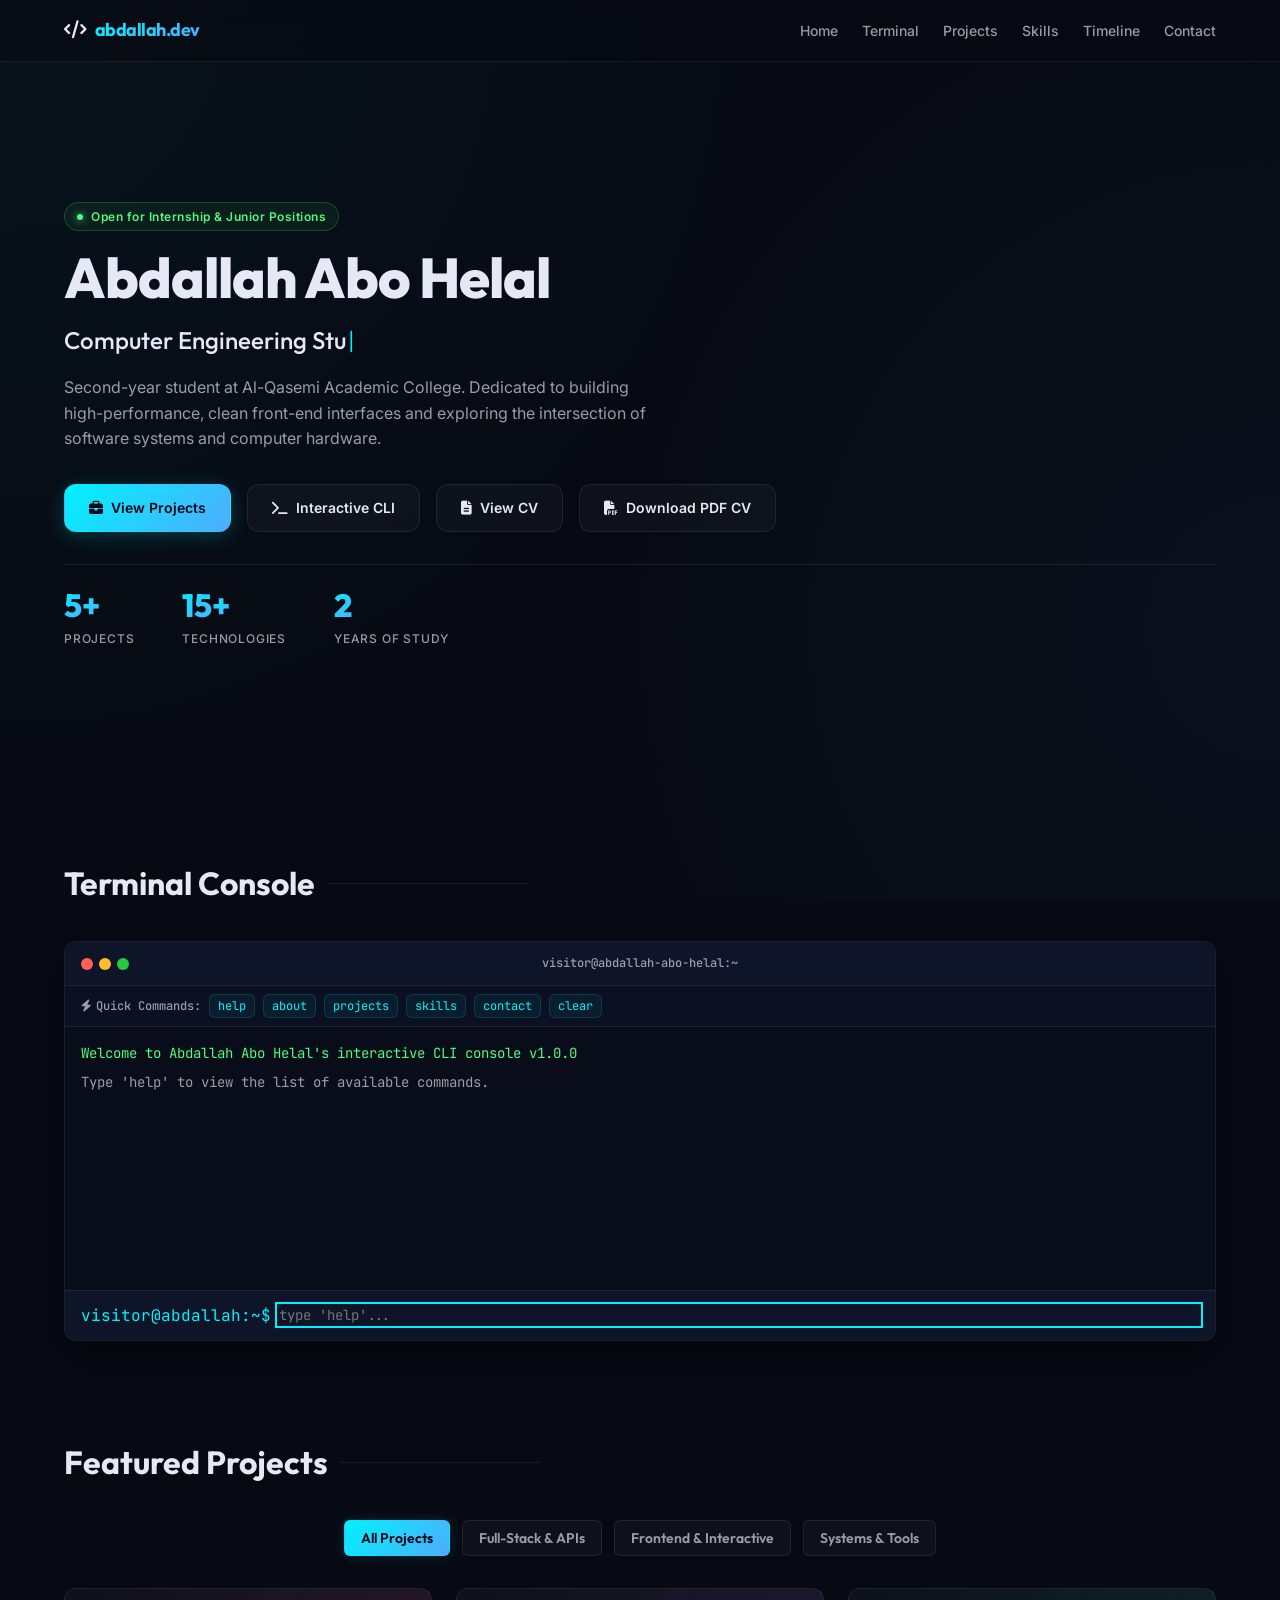
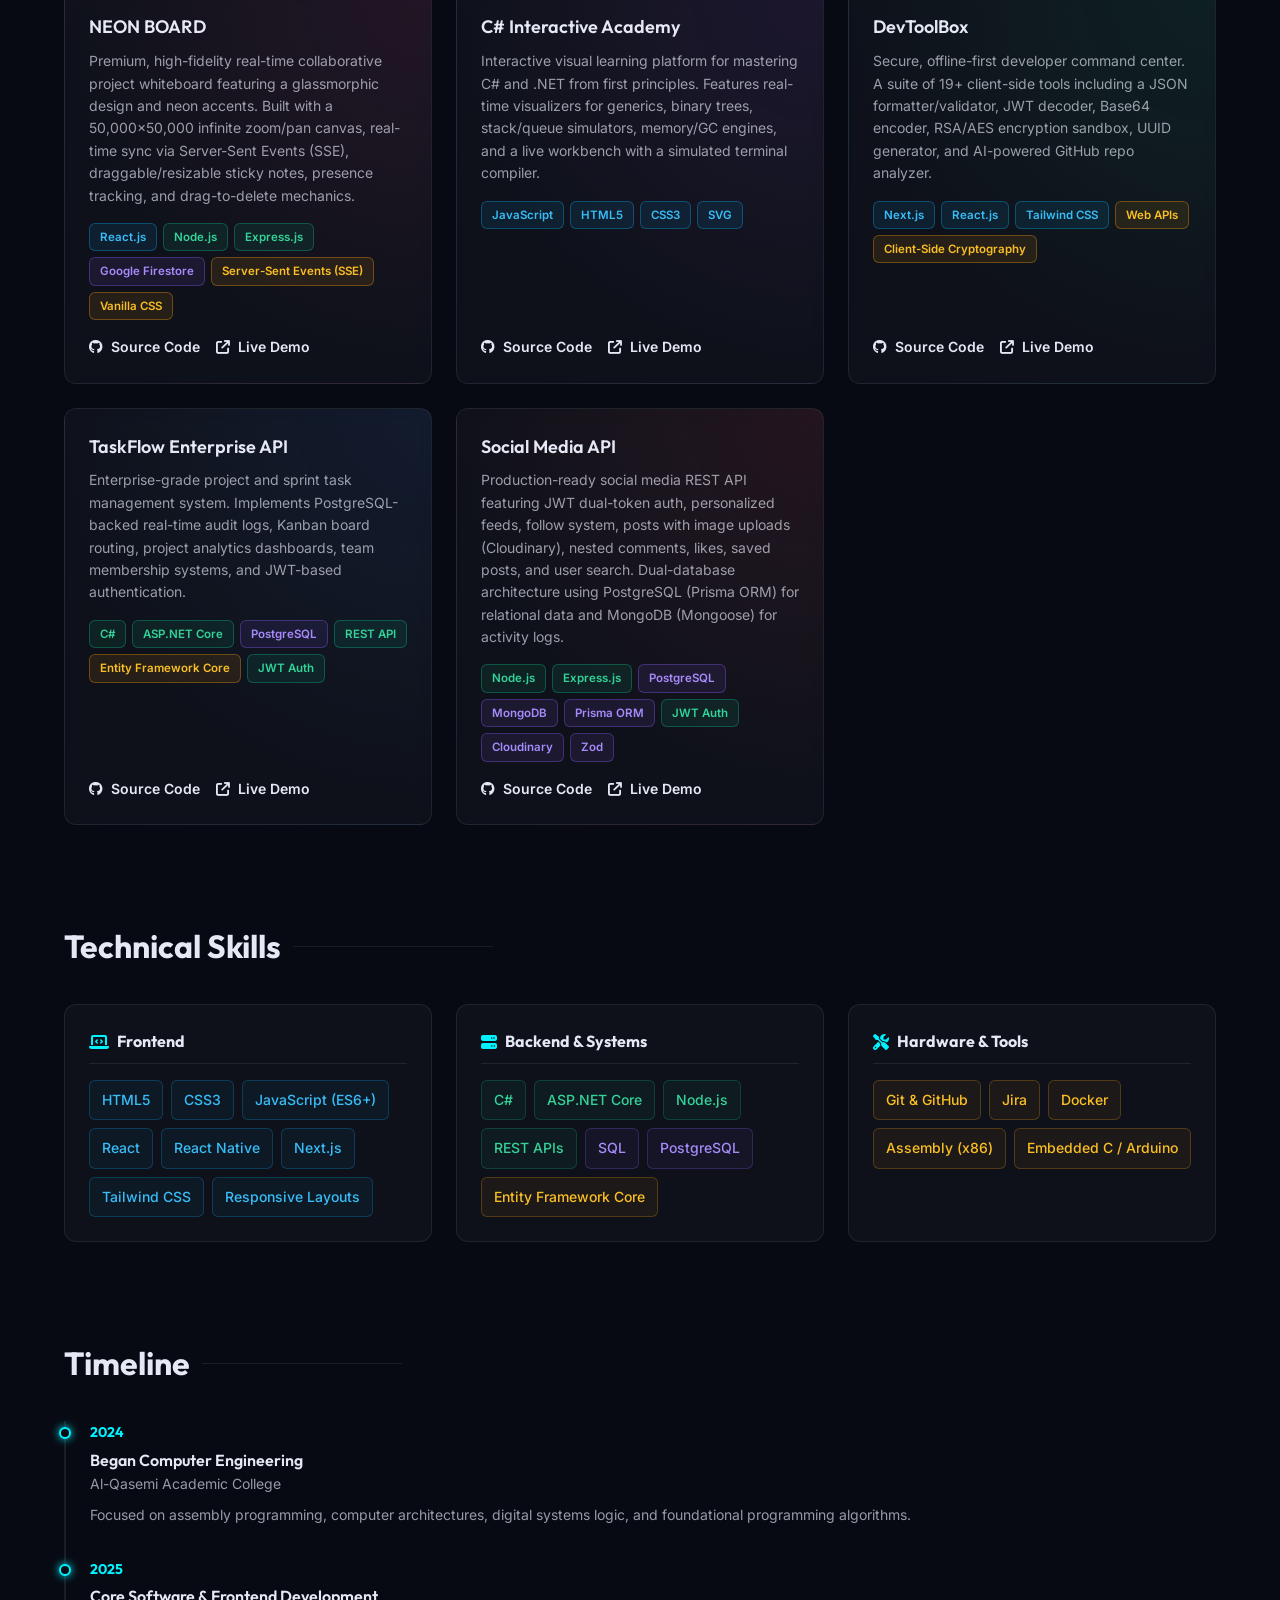
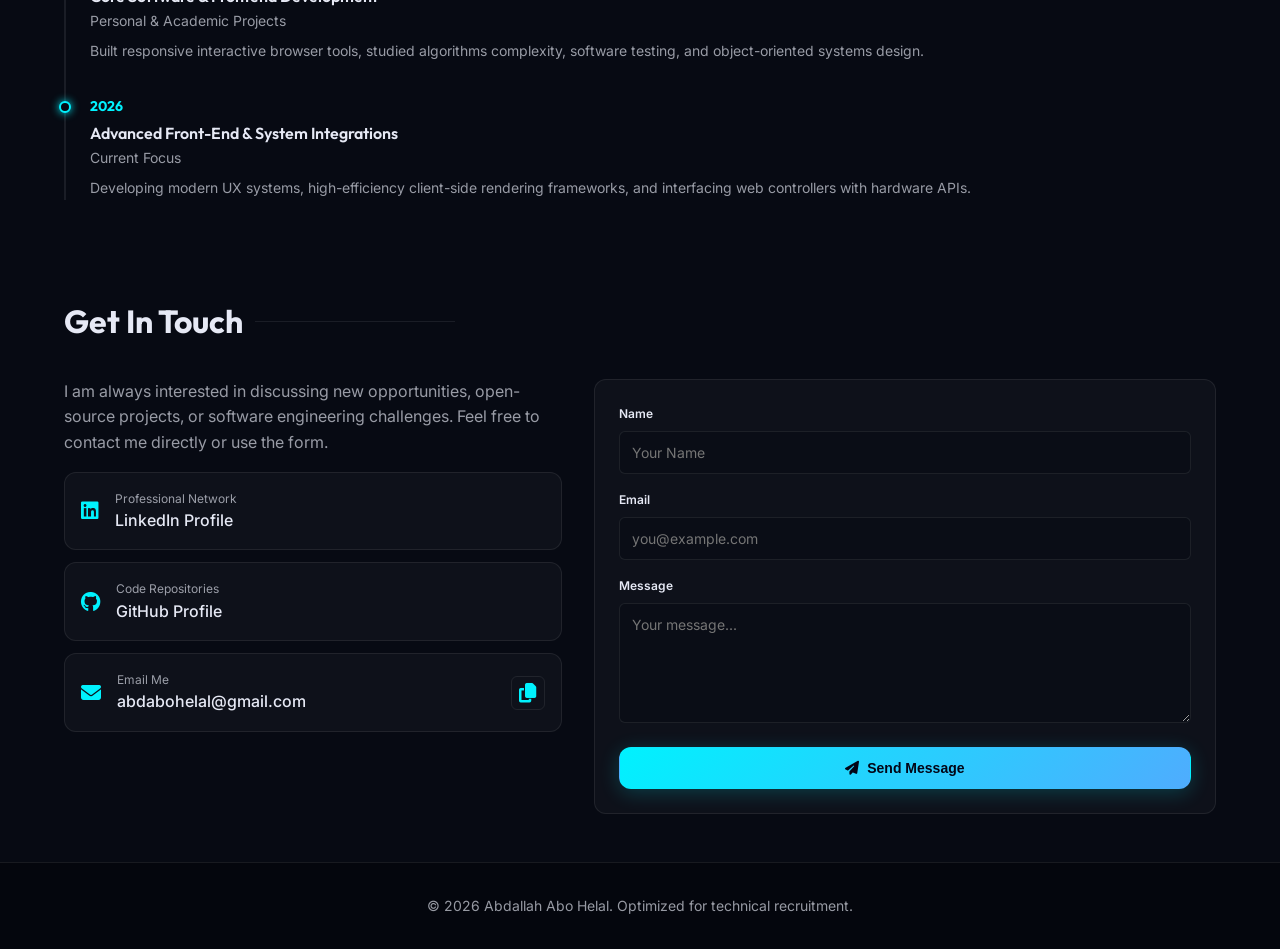
<file: index.html>
<!DOCTYPE html>
<html lang="en">
<head>
  <meta charset="UTF-8" />
  <meta name="viewport" content="width=device-width, initial-scale=1.0"/>
  <title>Abdallah Abo Helal | Portfolio</title>
  <link rel="icon" href="data:image/svg+xml,<svg xmlns=%22http://www.w3.org/2000/svg%22 viewBox=%220 0 100 100%22><text y=%22.9em%22 font-size=%2290%22>💻</text></svg>">
  
  <!-- SEO Meta Tags -->
  <meta name="description" content="Portfolio of Abdallah Abo Helal, a Computer Engineering Student and Front-End Developer. Explorable interactive terminal interface showcasing software engineering and system architecture skills." />
  <meta name="keywords" content="Abdallah Abo Helal, Computer Engineering, Front-End Developer, Portfolio, Software Engineer, CLI Portfolio, Al-Qasemi Academic College" />
  <meta name="author" content="Abdallah Abo Helal" />
  
  <!-- OpenGraph Meta Tags -->
  <meta property="og:title" content="Abdallah Abo Helal | Computer Engineering Student & Developer" />
  <meta property="og:description" content="Explore my portfolio featuring a lightweight interactive CLI terminal, engineering projects, and technical skills." />
  <meta property="og:type" content="website" />
  <meta property="og:url" content="https://github.com/AH-AbdAllah" />

  <!-- Google Fonts -->
  <link rel="preconnect" href="https://fonts.googleapis.com">
  <link rel="preconnect" href="https://fonts.gstatic.com" crossorigin>
  <link href="https://fonts.googleapis.com/css2?family=Inter:wght@300;400;500;600;700&family=JetBrains+Mono:wght@400;500&family=Outfit:wght@400;500;600;700;800&display=swap" rel="stylesheet">

  <!-- FontAwesome Icons -->
  <link rel="stylesheet" href="https://cdnjs.cloudflare.com/ajax/libs/font-awesome/6.4.0/css/all.min.css" integrity="sha512-iecdLmaskl7CVkqkXNQ/ZH/XLlvWZOJyj7Yy7tcenmpD1ypASozpmT/E0iPtmFIB46ZmdtAc9eNBvH0H/ZpiBw==" crossorigin="anonymous" referrerpolicy="no-referrer" />

  <!-- Link to External Stylesheet -->
  <link rel="stylesheet" href="style.css" />

  <!-- JSON-LD Person Schema -->
  <script type="application/ld+json">
  {
    "@context": "https://schema.org",
    "@type": "Person",
    "name": "Abdallah Abo Helal",
    "jobTitle": "Computer Engineering Student & Front-End Developer",
    "alumniOf": {
      "@type": "EducationalOrganization",
      "name": "Al-Qasemi Academic College"
    },
    "url": "https://www.linkedin.com/in/abd-allah-abo-helal-a6677434a/",
    "sameAs": [
      "https://www.linkedin.com/in/abd-allah-abo-helal-a6677434a/",
      "https://github.com/AH-AbdAllah"
    ]
  }
  </script>

  <!-- Link to External JavaScript logic -->
  <script src="script.js" defer></script>
</head>
<body>
  <!-- Scroll Progress Bar -->
  <div class="scroll-progress" id="scrollProgress"></div>

  <!-- Floating Sticky Navigation -->
  <header>
    <nav class="nav-container">
      <a href="#" class="logo">
        <i class="fa-solid fa-code"></i> <span>abdallah.dev</span>
      </a>
      <ul class="nav-links">
        <li><a href="#" class="active">Home</a></li>
        <li><a href="#terminal">Terminal</a></li>
        <li><a href="#projects">Projects</a></li>
        <li><a href="#skills">Skills</a></li>
        <li><a href="#timeline">Timeline</a></li>
        <li><a href="#contact">Contact</a></li>
      </ul>
      <button class="hamburger" id="hamburger" aria-label="Toggle navigation" aria-expanded="false">
        <span></span><span></span><span></span>
      </button>
    </nav>
  </header>

  <!-- Mobile Navigation Menu -->
  <nav class="mobile-nav" id="mobileNav" aria-label="Mobile navigation">
    <ul>
      <li><a href="#home" onclick="closeMobileMenu()">Home</a></li>
      <li><a href="#terminal" onclick="closeMobileMenu()">Terminal</a></li>
      <li><a href="#projects" onclick="closeMobileMenu()">Projects</a></li>
      <li><a href="#skills" onclick="closeMobileMenu()">Skills</a></li>
      <li><a href="#timeline" onclick="closeMobileMenu()">Timeline</a></li>
      <li><a href="#contact" onclick="closeMobileMenu()">Contact</a></li>
      <li><a href="cv.html" target="_blank" onclick="closeMobileMenu()" class="mobile-nav-cv">View CV ↗</a></li>
    </ul>
  </nav>

  <!-- Hero Section -->
  <section class="hero-section" id="home">
    <div class="status-badge">
      <span class="pulse"></span> Open for Internship & Junior Positions
    </div>
    <h1 class="hero-title">Abdallah Abo Helal</h1>
    <h2 class="hero-subtitle"><span id="typewriter"></span><span class="tw-cursor">|</span></h2>
    <p class="hero-description">
      Second-year student at Al-Qasemi Academic College. Dedicated to building high-performance, clean front-end interfaces and exploring the intersection of software systems and computer hardware.
    </p>
    <div class="hero-actions">
      <a href="#projects" class="btn btn-primary">
        <i class="fa-solid fa-briefcase"></i> View Projects
      </a>
      <a href="#terminal" class="btn btn-secondary" onclick="focusTerminal()">
        <i class="fa-solid fa-terminal"></i> Interactive CLI
      </a>
      <a href="cv.html" target="_blank" class="btn btn-secondary">
        <i class="fa-solid fa-file-lines"></i> View CV
      </a>
      <a href="cv.html?print=true" target="_blank" class="btn btn-secondary">
        <i class="fa-solid fa-file-pdf"></i> Download PDF CV
      </a>
    </div>
    <div class="hero-stats">
      <div class="stat-item">
        <div><span class="stat-num" data-target="5">0</span><span class="stat-sign">+</span></div>
        <span class="stat-label">Projects</span>
      </div>
      <div class="stat-item">
        <div><span class="stat-num" data-target="15">0</span><span class="stat-sign">+</span></div>
        <span class="stat-label">Technologies</span>
      </div>
      <div class="stat-item">
        <div><span class="stat-num" data-target="2">0</span></div>
        <span class="stat-label">Years of Study</span>
      </div>
    </div>
  </section>

  <!-- Interactive Terminal Section -->
  <section id="terminal">
    <div class="section-header">
      <h2 class="section-title">Terminal Console</h2>
    </div>
    
    <div class="terminal-container" onclick="focusTerminal()">
      <div class="terminal-header">
        <div class="terminal-dots">
          <div class="terminal-dot red"></div>
          <div class="terminal-dot yellow"></div>
          <div class="terminal-dot green"></div>
        </div>
        <div class="terminal-title">visitor@abdallah-abo-helal:~</div>
        <div style="width: 48px;"></div>
      </div>
      
      <div class="terminal-shortcuts">
        <span class="shortcut-label"><i class="fa-solid fa-bolt"></i> Quick Commands:</span>
        <button class="shortcut-btn" onclick="runShortcut('help', event)">help</button>
        <button class="shortcut-btn" onclick="runShortcut('about', event)">about</button>
        <button class="shortcut-btn" onclick="runShortcut('projects', event)">projects</button>
        <button class="shortcut-btn" onclick="runShortcut('skills', event)">skills</button>
        <button class="shortcut-btn" onclick="runShortcut('contact', event)">contact</button>
        <button class="shortcut-btn" onclick="runShortcut('clear', event)">clear</button>
      </div>
      
      <div class="terminal-output" id="terminalOutput">
        <!-- Lines will be dynamically generated here -->
      </div>
      
      <div class="terminal-input-container">
        <span class="prompt-user">visitor@abdallah:~$</span>
        <input 
          type="text" 
          class="terminal-input" 
          id="terminalInput" 
          autofocus 
          autocomplete="off" 
          spellcheck="false"
          placeholder="type 'help'..."
        />
      </div>
    </div>
  </section>

  <!-- Projects Grid Section -->
  <section id="projects">
    <div class="section-header">
      <h2 class="section-title">Featured Projects</h2>
    </div>
    <div class="projects-filter">
      <button class="filter-btn active" data-filter="all">All Projects</button>
      <button class="filter-btn" data-filter="fullstack">Full-Stack & APIs</button>
      <button class="filter-btn" data-filter="frontend">Frontend & Interactive</button>
      <button class="filter-btn" data-filter="systems">Systems & Tools</button>
    </div>
    <div class="projects-grid" id="projectsGrid">
      <!-- Dynamically generated projects cards -->
    </div>
  </section>

  <!-- Skills Grid Section -->
  <section id="skills">
    <div class="section-header">
      <h2 class="section-title">Technical Skills</h2>
    </div>
    <div class="skills-wrapper" id="skillsWrapper">
      <!-- Dynamically generated skills -->
    </div>
  </section>

  <!-- Education Timeline Section -->
  <section id="timeline">
    <div class="section-header">
      <h2 class="section-title">Timeline</h2>
    </div>
    <div class="timeline-container" id="timelineContainer">
      <!-- Dynamically generated timeline -->
    </div>
  </section>

  <!-- Contact Form Section -->
  <section id="contact">
    <div class="section-header">
      <h2 class="section-title">Get In Touch</h2>
    </div>
    
    <div class="contact-container">
      <div class="contact-info">
        <p>
          I am always interested in discussing new opportunities, open-source projects, or software engineering challenges. Feel free to contact me directly or use the form.
        </p>
        <div class="contact-methods">
          <a href="https://www.linkedin.com/in/abd-allah-abo-helal-a6677434a/" target="_blank" rel="noopener noreferrer" class="contact-method">
            <i class="fa-brands fa-linkedin"></i>
            <div>
              <span>Professional Network</span>
              <p>LinkedIn Profile</p>
            </div>
          </a>
          <a href="https://github.com/AH-AbdAllah" target="_blank" rel="noopener noreferrer" class="contact-method">
            <i class="fa-brands fa-github"></i>
            <div>
              <span>Code Repositories</span>
              <p>GitHub Profile</p>
            </div>
          </a>
          <a href="mailto:abdabohelal@gmail.com" class="contact-method">
            <i class="fa-solid fa-envelope"></i>
            <div>
              <span>Email Me</span>
              <p>abdabohelal@gmail.com</p>
            </div>
            <button class="copy-btn" id="copyEmailBtn" onclick="copyEmail(event)" title="Copy email address">
              <i class="fa-solid fa-copy"></i>
              <span class="copy-tooltip">Copied!</span>
            </button>
          </a>
        </div>
      </div>
      
      <div class="contact-form-card">
        <form id="contactForm" onsubmit="handleContactSubmit(event)">
          <div class="form-group">
            <label for="formName">Name</label>
            <input type="text" id="formName" name="name" class="form-control" placeholder="Your Name" />
            <div class="form-feedback" id="nameFeedback">Name is required.</div>
          </div>
          <div class="form-group">
            <label for="formEmail">Email</label>
            <input type="email" id="formEmail" name="email" class="form-control" placeholder="you@example.com" />
            <div class="form-feedback" id="emailFeedback">A valid email address is required.</div>
          </div>
          <div class="form-group">
            <label for="formMessage">Message</label>
            <textarea id="formMessage" name="message" class="form-control" placeholder="Your message..."></textarea>
            <div class="form-feedback" id="messageFeedback">Message cannot be empty.</div>
          </div>
          
          <button type="submit" class="btn btn-primary" style="width: 100%;">
            <i class="fa-solid fa-paper-plane"></i> Send Message
          </button>
        </form>
        <div class="form-success" id="formSuccess">
          <i class="fa-solid fa-circle-check"></i> &nbsp; Message received successfully! Thank you for reaching out.
        </div>
      </div>
    </div>
  </section>

  <!-- Footer -->
  <footer>
    <p>© 2026 Abdallah Abo Helal. Optimized for technical recruitment.</p>
  </footer>
  <!-- Back to Top Button -->
  <button class="back-to-top" id="backToTop" aria-label="Back to top">
    <i class="fa-solid fa-chevron-up"></i>
  </button>

</body>
</html>
</file>
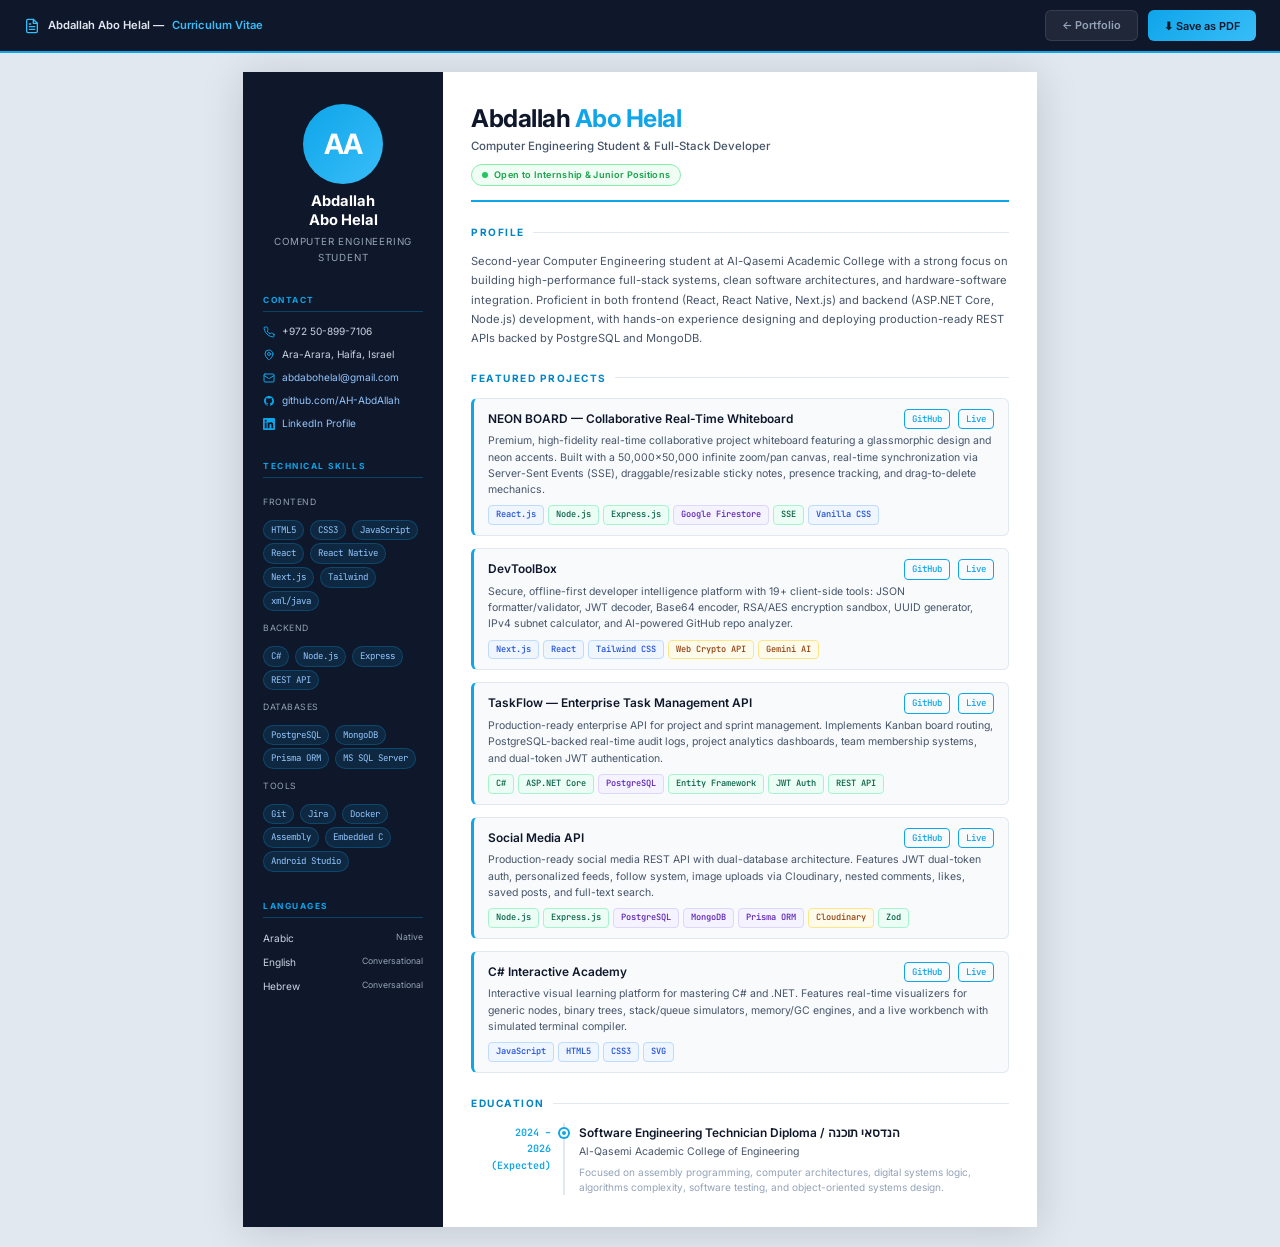
<file: cv.html>
<!DOCTYPE html>
<html lang="en">

<head>
  <meta charset="UTF-8" />
  <meta name="viewport" content="width=device-width, initial-scale=1.0" />
  <title>Abdallah Abo Helal — CV</title>
  <link rel="icon"
    href="data:image/svg+xml,<svg xmlns=%22http://www.w3.org/2000/svg%22 viewBox=%220 0 100 100%22><text y=%22.9em%22 font-size=%2290%22>💻</text></svg>">
  <link rel="preconnect" href="https://fonts.googleapis.com" />
  <link rel="preconnect" href="https://fonts.gstatic.com" crossorigin />
  <link
    href="https://fonts.googleapis.com/css2?family=Inter:wght@300;400;500;600;700&family=JetBrains+Mono:wght@400;500&display=swap"
    rel="stylesheet" />
  <style>
    /* ========== RESET & BASE ========== */
    *,
    *::before,
    *::after {
      box-sizing: border-box;
      margin: 0;
      padding: 0;
    }

    :root {
      --accent: #0ea5e9;
      --accent-dark: #0284c7;
      --text: #0f172a;
      --muted: #475569;
      --muted-light: #94a3b8;
      --border: #e2e8f0;
      --bg: #ffffff;
      --surface: #f8fafc;
      --tag-bg: #eff6ff;
      --tag-color: #1d4ed8;
      --tag-border: #bfdbfe;
    }

    html {
      font-size: 14px;
      background: #e2e8f0;
    }

    body {
      font-family: 'Inter', sans-serif;
      color: var(--text);
      line-height: 1.6;
      -webkit-font-smoothing: antialiased;
    }

    /* ========== PAGE CONTAINER ========== */
    .page {
      width: 210mm;
      min-height: 297mm;
      margin: 20px auto;
      background: var(--bg);
      box-shadow: 0 4px 40px rgba(0, 0, 0, 0.15);
      display: grid;
      grid-template-columns: 200px 1fr;
    }

    /* ========== SIDEBAR ========== */
    .sidebar {
      background: #0f172a;
      color: #e2e8f0;
      padding: 32px 20px;
      display: flex;
      flex-direction: column;
      gap: 28px;
    }

    .sidebar-avatar {
      width: 80px;
      height: 80px;
      border-radius: 50%;
      background: linear-gradient(135deg, var(--accent), #38bdf8);
      display: flex;
      align-items: center;
      justify-content: center;
      font-size: 2rem;
      font-weight: 700;
      color: #fff;
      margin: 0 auto 8px;
      letter-spacing: -1px;
      flex-shrink: 0;
    }

    .sidebar-name {
      text-align: center;
      font-size: 1.05rem;
      font-weight: 700;
      color: #fff;
      line-height: 1.3;
    }

    .sidebar-title {
      text-align: center;
      font-size: 0.7rem;
      color: #94a3b8;
      text-transform: uppercase;
      letter-spacing: 0.8px;
      margin-top: 4px;
    }

    .sidebar-section {
      display: flex;
      flex-direction: column;
      gap: 8px;
    }

    .sidebar-label {
      font-size: 0.6rem;
      text-transform: uppercase;
      letter-spacing: 1.5px;
      color: var(--accent);
      font-weight: 700;
      border-bottom: 1px solid rgba(14, 165, 233, 0.3);
      padding-bottom: 4px;
      margin-bottom: 4px;
    }

    .sidebar-item {
      font-size: 0.72rem;
      color: #cbd5e1;
      display: flex;
      align-items: flex-start;
      gap: 7px;
      line-height: 1.5;
    }

    .sidebar-item svg {
      flex-shrink: 0;
      margin-top: 2px;
      color: var(--accent);
    }

    .sidebar-item a {
      color: #93c5fd;
      text-decoration: none;
      word-break: break-all;
    }

    .sidebar-skills-list {
      display: flex;
      flex-direction: column;
      gap: 5px;
    }

    .skill-group-label {
      font-size: 0.62rem;
      color: #94a3b8;
      text-transform: uppercase;
      letter-spacing: 0.5px;
      margin-top: 6px;
      margin-bottom: 2px;
    }

    .skill-pill {
      display: inline-block;
      background: rgba(14, 165, 233, 0.12);
      border: 1px solid rgba(14, 165, 233, 0.25);
      color: #93c5fd;
      font-size: 0.65rem;
      padding: 2px 7px;
      border-radius: 999px;
      margin: 2px 2px 0 0;
      font-family: 'JetBrains Mono', monospace;
    }

    .lang-item {
      display: flex;
      justify-content: space-between;
      align-items: center;
      font-size: 0.72rem;
      color: #cbd5e1;
    }

    .lang-level {
      font-size: 0.62rem;
      color: #94a3b8;
    }

    /* ========== MAIN CONTENT ========== */
    .main {
      padding: 32px 28px;
      display: flex;
      flex-direction: column;
      gap: 22px;
    }

    /* ========== HEADER ========== */
    .main-header {
      border-bottom: 2px solid var(--accent);
      padding-bottom: 14px;
    }

    .main-header h1 {
      font-size: 1.75rem;
      font-weight: 700;
      letter-spacing: -0.5px;
      color: var(--text);
      line-height: 1.2;
    }

    .main-header h1 span {
      color: var(--accent);
    }

    .main-header .headline {
      font-size: 0.82rem;
      color: var(--muted);
      margin-top: 4px;
      font-weight: 500;
    }

    .status-badge {
      display: inline-flex;
      align-items: center;
      gap: 6px;
      background: #f0fdf4;
      border: 1px solid #86efac;
      color: #16a34a;
      padding: 3px 10px;
      border-radius: 999px;
      font-size: 0.65rem;
      font-weight: 600;
      letter-spacing: 0.3px;
      margin-top: 8px;
    }

    .status-dot {
      width: 6px;
      height: 6px;
      background: #22c55e;
      border-radius: 50%;
    }

    /* ========== SECTION ========== */
    .cv-section {
      display: flex;
      flex-direction: column;
      gap: 12px;
    }

    .cv-section-title {
      font-size: 0.72rem;
      font-weight: 700;
      text-transform: uppercase;
      letter-spacing: 1.5px;
      color: var(--accent-dark);
      display: flex;
      align-items: center;
      gap: 8px;
    }

    .cv-section-title::after {
      content: '';
      flex-grow: 1;
      height: 1px;
      background: var(--border);
    }

    /* ========== ABOUT ========== */
    .about-text {
      font-size: 0.8rem;
      color: var(--muted);
      line-height: 1.7;
    }

    /* ========== PROJECTS ========== */
    .projects-list {
      display: flex;
      flex-direction: column;
      gap: 12px;
    }

    .project-item {
      background: var(--surface);
      border: 1px solid var(--border);
      border-left: 3px solid var(--accent);
      border-radius: 6px;
      padding: 10px 14px;
    }

    .project-header {
      display: flex;
      justify-content: space-between;
      align-items: flex-start;
      gap: 8px;
      margin-bottom: 4px;
    }

    .project-name {
      font-size: 0.85rem;
      font-weight: 600;
      color: var(--text);
    }

    .project-links {
      display: flex;
      gap: 8px;
      flex-shrink: 0;
    }

    .project-link {
      font-size: 0.65rem;
      color: var(--accent);
      text-decoration: none;
      font-weight: 500;
      border: 1px solid var(--accent);
      padding: 2px 7px;
      border-radius: 4px;
      font-family: 'JetBrains Mono', monospace;
      white-space: nowrap;
    }

    .project-desc {
      font-size: 0.75rem;
      color: var(--muted);
      line-height: 1.55;
      margin-bottom: 7px;
    }

    .project-tags {
      display: flex;
      flex-wrap: wrap;
      gap: 4px;
    }

    .tag {
      background: var(--tag-bg);
      border: 1px solid var(--tag-border);
      color: var(--tag-color);
      font-size: 0.62rem;
      font-weight: 500;
      padding: 2px 7px;
      border-radius: 4px;
      font-family: 'JetBrains Mono', monospace;
    }

    .tag.tag-frontend {
      background: #eff6ff;
      border-color: #bfdbfe;
      color: #1d4ed8;
    }

    .tag.tag-backend {
      background: #ecfdf5;
      border-color: #a7f3d0;
      color: #065f46;
    }

    .tag.tag-db {
      background: #f5f3ff;
      border-color: #ddd6fe;
      color: #5b21b6;
    }

    .tag.tag-tool {
      background: #fffbeb;
      border-color: #fde68a;
      color: #92400e;
    }

    /* ========== EDUCATION ========== */
    .edu-item {
      display: grid;
      grid-template-columns: 80px 1fr;
      gap: 12px;
      align-items: start;
    }

    .edu-year {
      font-family: 'JetBrains Mono', monospace;
      font-size: 0.72rem;
      color: var(--accent);
      font-weight: 600;
      padding-top: 2px;
      text-align: right;
    }

    .edu-content {
      border-left: 2px solid var(--border);
      padding-left: 14px;
      position: relative;
    }

    .edu-content::before {
      content: '';
      position: absolute;
      left: -5px;
      top: 6px;
      width: 8px;
      height: 8px;
      border-radius: 50%;
      background: var(--accent);
      border: 2px solid #fff;
      box-shadow: 0 0 0 2px var(--accent);
    }

    .edu-degree {
      font-size: 0.85rem;
      font-weight: 600;
      color: var(--text);
    }

    .edu-school {
      font-size: 0.75rem;
      color: var(--muted);
      margin-top: 2px;
    }

    .edu-desc {
      font-size: 0.72rem;
      color: var(--muted-light);
      margin-top: 4px;
      line-height: 1.5;
    }

    /* ========== PRINT TOOLBAR ========== */
    .print-toolbar {
      position: fixed;
      top: 0;
      left: 0;
      right: 0;
      z-index: 1000;
      background: #0f172a;
      border-bottom: 2px solid #0ea5e9;
      padding: 10px 24px;
      display: flex;
      align-items: center;
      justify-content: space-between;
      gap: 12px;
      font-family: 'Inter', sans-serif;
    }

    .print-toolbar-brand {
      font-size: 0.8rem;
      font-weight: 600;
      color: #e2e8f0;
      display: flex;
      align-items: center;
      gap: 8px;
    }

    .print-toolbar-brand span {
      color: #38bdf8;
    }

    .print-toolbar-actions {
      display: flex;
      gap: 10px;
    }

    .toolbar-btn {
      display: inline-flex;
      align-items: center;
      gap: 6px;
      padding: 6px 16px;
      border-radius: 6px;
      font-size: 0.78rem;
      font-weight: 600;
      cursor: pointer;
      text-decoration: none;
      border: none;
      transition: all 0.15s ease;
      font-family: 'Inter', sans-serif;
    }

    .toolbar-btn-primary {
      background: linear-gradient(135deg, #0ea5e9, #38bdf8);
      color: #0f172a;
    }

    .toolbar-btn-primary:hover {
      transform: translateY(-1px);
      box-shadow: 0 4px 12px rgba(14, 165, 233, 0.4);
    }

    .toolbar-btn-ghost {
      background: rgba(255, 255, 255, 0.07);
      color: #94a3b8;
      border: 1px solid rgba(255, 255, 255, 0.1);
    }

    .toolbar-btn-ghost:hover {
      background: rgba(255, 255, 255, 0.12);
      color: #e2e8f0;
    }

    /* Push page down to avoid toolbar overlap */
    body {
      padding-top: 52px;
    }

    /* ========== PRINT ========== */
    @media print {
      html {
        background: none;
        font-size: 12px;
      }

      .page {
        margin: 0;
        box-shadow: none;
        width: 100%;
        min-height: auto;
      }

      .print-toolbar {
        display: none;
      }

      body {
        padding-top: 0;
      }

      .project-link {
        color: #0284c7 !important;
      }

      @page {
        margin: 0;
        size: A4;
      }
    }
  </style>
</head>

<body>
  <!-- ======== PRINT TOOLBAR (hidden on print) ======== -->
  <div class="print-toolbar">
    <div class="print-toolbar-brand">
      <svg width="16" height="16" viewBox="0 0 24 24" fill="none" stroke="#38bdf8" stroke-width="2"
        stroke-linecap="round" stroke-linejoin="round">
        <path d="M14 2H6a2 2 0 0 0-2 2v16a2 2 0 0 0 2 2h12a2 2 0 0 0 2-2V8z" />
        <polyline points="14 2 14 8 20 8" />
        <line x1="16" y1="13" x2="8" y2="13" />
        <line x1="16" y1="17" x2="8" y2="17" />
        <polyline points="10 9 9 9 8 9" />
      </svg>
      Abdallah Abo Helal — <span>Curriculum Vitae</span>
    </div>
    <div class="print-toolbar-actions">
      <a class="toolbar-btn toolbar-btn-ghost" href="index.html">
        ← Portfolio
      </a>
      <button class="toolbar-btn toolbar-btn-primary" onclick="window.print()">
        ⬇ Save as PDF
      </button>
    </div>
  </div>

  <div class="page">

    <!-- ======== SIDEBAR ======== -->
    <aside class="sidebar">

      <div>
        <div class="sidebar-avatar">AA</div>
        <div class="sidebar-name">Abdallah<br>Abo Helal</div>
        <div class="sidebar-title">Computer Engineering Student</div>
      </div>

      <!-- Contact -->
      <div class="sidebar-section">
        <div class="sidebar-label">Contact</div>

        <div class="sidebar-item">
          <svg width="12" height="12" viewBox="0 0 24 24" fill="none" stroke="currentColor" stroke-width="2"
            stroke-linecap="round" stroke-linejoin="round">
            <path
              d="M22 16.92v3a2 2 0 0 1-2.18 2 19.79 19.79 0 0 1-8.63-3.07 19.5 19.5 0 0 1-6-6 19.79 19.79 0 0 1-3.07-8.67A2 2 0 0 1 4.11 2h3a2 2 0 0 1 2 1.72 12.84 12.84 0 0 0 .7 2.81 2 2 0 0 1-.45 2.11L8.09 9.91a16 16 0 0 0 6 6l1.27-1.27a2 2 0 0 1 2.11-.45 12.84 12.84 0 0 0 2.81.7A2 2 0 0 1 22 16.92z" />
          </svg>
          <span>+972 50-899-7106</span>
        </div>

        <div class="sidebar-item">
          <svg width="12" height="12" viewBox="0 0 24 24" fill="none" stroke="currentColor" stroke-width="2"
            stroke-linecap="round" stroke-linejoin="round">
            <path d="M20 10c0 6-8 12-8 12s-8-6-8-12a8 8 0 0 1 16 0Z" />
            <circle cx="12" cy="10" r="3" />
          </svg>
          <span>Ara-Arara, Haifa, Israel</span>
        </div>

        <div class="sidebar-item">
          <svg width="12" height="12" viewBox="0 0 24 24" fill="none" stroke="currentColor" stroke-width="2"
            stroke-linecap="round" stroke-linejoin="round">
            <rect width="20" height="16" x="2" y="4" rx="2" />
            <path d="m22 7-8.97 5.7a1.94 1.94 0 0 1-2.06 0L2 7" />
          </svg>
          <a href="mailto:abdabohelal@gmail.com">abdabohelal@gmail.com</a>
        </div>

        <div class="sidebar-item">
          <svg width="12" height="12" viewBox="0 0 24 24" fill="currentColor">
            <path
              d="M12 2C6.477 2 2 6.484 2 12.017c0 4.425 2.865 8.18 6.839 9.504.5.092.682-.217.682-.483 0-.237-.008-.868-.013-1.703-2.782.605-3.369-1.343-3.369-1.343-.454-1.158-1.11-1.466-1.11-1.466-.908-.62.069-.608.069-.608 1.003.07 1.531 1.032 1.531 1.032.892 1.53 2.341 1.088 2.91.832.092-.647.35-1.088.636-1.338-2.22-.253-4.555-1.113-4.555-4.951 0-1.093.39-1.988 1.029-2.688-.103-.253-.446-1.272.098-2.65 0 0 .84-.27 2.75 1.026A9.564 9.564 0 0 1 12 6.844a9.59 9.59 0 0 1 2.504.337c1.909-1.296 2.747-1.027 2.747-1.027.546 1.379.202 2.398.1 2.651.64.7 1.028 1.595 1.028 2.688 0 3.848-2.339 4.695-4.566 4.943.359.309.678.92.678 1.855 0 1.338-.012 2.419-.012 2.747 0 .268.18.58.688.482A10.02 10.02 0 0 0 22 12.017C22 6.484 17.522 2 12 2Z" />
          </svg>
          <a href="https://github.com/AH-AbdAllah" target="_blank">github.com/AH-AbdAllah</a>
        </div>

        <div class="sidebar-item">
          <svg width="12" height="12" viewBox="0 0 24 24" fill="currentColor">
            <path
              d="M20.447 20.452h-3.554v-5.569c0-1.328-.027-3.037-1.852-3.037-1.853 0-2.136 1.445-2.136 2.939v5.667H9.351V9h3.414v1.561h.046c.477-.9 1.637-1.85 3.37-1.85 3.601 0 4.267 2.37 4.267 5.455v6.286zM5.337 7.433a2.062 2.062 0 0 1-2.063-2.065 2.064 2.064 0 1 1 2.063 2.065zm1.782 13.019H3.555V9h3.564v11.452zM22.225 0H1.771C.792 0 0 .774 0 1.729v20.542C0 23.227.792 24 1.771 24h20.451C23.2 24 24 23.227 24 22.271V1.729C24 .774 23.2 0 22.222 0h.003z" />
          </svg>
          <a href="https://www.linkedin.com/in/abd-allah-abo-helal-a6677434a/" target="_blank">LinkedIn Profile</a>
        </div>
      </div>

      <!-- Skills -->
      <div class="sidebar-section">
        <div class="sidebar-label">Technical Skills</div>
        <div class="sidebar-skills-list">
          <div class="skill-group-label">Frontend</div>
          <div>
            <span class="skill-pill">HTML5</span>
            <span class="skill-pill">CSS3</span>
            <span class="skill-pill">JavaScript</span>
            <span class="skill-pill">React</span>
            <span class="skill-pill">React Native</span>
            <span class="skill-pill">Next.js</span>
            <span class="skill-pill">Tailwind</span>
            <span class="skill-pill">xml/java</span>
          </div>
          <div class="skill-group-label">Backend</div>
          <div>
            <span class="skill-pill">C#</span>
            <span class="skill-pill">Node.js</span>
            <span class="skill-pill">Express</span>
            <span class="skill-pill">REST API</span>
          </div>
          <div class="skill-group-label">Databases</div>
          <div>
            <span class="skill-pill">PostgreSQL</span>
            <span class="skill-pill">MongoDB</span>
            <span class="skill-pill">Prisma ORM</span>
            <span class="skill-pill">MS SQL Server</span>
          </div>
          <div class="skill-group-label">Tools</div>
          <div>
            <span class="skill-pill">Git</span>
            <span class="skill-pill">Jira</span>
            <span class="skill-pill">Docker</span>
            <span class="skill-pill">Assembly</span>
            <span class="skill-pill">Embedded C</span>
            <span class="skill-pill">Android Studio</span>

          </div>
        </div>
      </div>

      <!-- Languages -->
      <div class="sidebar-section">
        <div class="sidebar-label">Languages</div>
        <div class="lang-item">
          <span>Arabic</span><span class="lang-level">Native</span>
        </div>
        <div class="lang-item">
          <span>English</span><span class="lang-level">Conversational</span>
        </div>
        <div class="lang-item">
          <span>Hebrew</span><span class="lang-level">Conversational</span>
        </div>
      </div>

    </aside>

    <!-- ======== MAIN ======== -->
    <main class="main">

      <!-- Header -->
      <div class="main-header">
        <h1>Abdallah <span>Abo Helal</span></h1>
        <div class="headline">Computer Engineering Student &amp; Full-Stack Developer</div>
        <div class="status-badge">
          <span class="status-dot"></span>
          Open to Internship &amp; Junior Positions
        </div>
      </div>

      <!-- About -->
      <div class="cv-section">
        <div class="cv-section-title">Profile</div>
        <p class="about-text">
          Second-year Computer Engineering student at Al-Qasemi Academic College with a strong focus on building
          high-performance full-stack systems, clean software architectures, and hardware-software integration.
          Proficient in both frontend (React, React Native, Next.js) and backend (ASP.NET Core, Node.js) development,
          with hands-on experience designing and deploying production-ready REST APIs backed by PostgreSQL and MongoDB.
        </p>
      </div>

      <!-- Projects -->
      <div class="cv-section">
        <div class="cv-section-title">Featured Projects</div>
        <div class="projects-list">

          <div class="project-item">
            <div class="project-header">
              <div class="project-name">NEON BOARD — Collaborative Real-Time Whiteboard</div>
              <div class="project-links">
                <a class="project-link" href="https://github.com/AH-AbdAllah/NEON-BOARD" target="_blank">GitHub</a>
                <a class="project-link" href="https://neon-board.onrender.com/" target="_blank">Live</a>
              </div>
            </div>
            <p class="project-desc">Premium, high-fidelity real-time collaborative project whiteboard featuring a
              glassmorphic design and neon accents. Built with a 50,000x50,000 infinite zoom/pan canvas, real-time
              synchronization via Server-Sent Events (SSE), draggable/resizable sticky notes, presence tracking, and
              drag-to-delete mechanics.</p>
            <div class="project-tags">
              <span class="tag tag-frontend">React.js</span><span class="tag tag-backend">Node.js</span><span
                class="tag tag-backend">Express.js</span><span class="tag tag-db">Google Firestore</span><span
                class="tag tag-backend">SSE</span><span class="tag tag-frontend">Vanilla CSS</span>
            </div>
          </div>

          <div class="project-item">
            <div class="project-header">
              <div class="project-name">DevToolBox</div>
              <div class="project-links">
                <a class="project-link" href="https://github.com/AH-AbdAllah/DevToolBox" target="_blank">GitHub</a>
                <a class="project-link" href="https://dev-tool-box-chi.vercel.app" target="_blank">Live</a>
              </div>
            </div>
            <p class="project-desc">Secure, offline-first developer intelligence platform with 19+ client-side tools:
              JSON formatter/validator, JWT decoder, Base64 encoder, RSA/AES encryption sandbox, UUID generator, IPv4
              subnet calculator, and AI-powered GitHub repo analyzer.</p>
            <div class="project-tags">
              <span class="tag tag-frontend">Next.js</span><span class="tag tag-frontend">React</span><span
                class="tag tag-frontend">Tailwind CSS</span><span class="tag tag-tool">Web Crypto API</span><span
                class="tag tag-tool">Gemini AI</span>
            </div>
          </div>

          <div class="project-item">
            <div class="project-header">
              <div class="project-name">TaskFlow — Enterprise Task Management API</div>
              <div class="project-links">
                <a class="project-link" href="https://github.com/AH-AbdAllah/Task-Management-Enterprise-API"
                  target="_blank">GitHub</a>
                <a class="project-link" href="https://task-management-api-xxiu.onrender.com" target="_blank">Live</a>
              </div>
            </div>
            <p class="project-desc">Production-ready enterprise API for project and sprint management. Implements Kanban
              board routing, PostgreSQL-backed real-time audit logs, project analytics dashboards, team membership
              systems, and dual-token JWT authentication.</p>
            <div class="project-tags">
              <span class="tag tag-backend">C#</span><span class="tag tag-backend">ASP.NET Core</span><span
                class="tag tag-db">PostgreSQL</span><span class="tag tag-backend">Entity Framework</span><span
                class="tag tag-backend">JWT Auth</span><span class="tag tag-backend">REST API</span>
            </div>
          </div>

          <div class="project-item">
            <div class="project-header">
              <div class="project-name">Social Media API</div>
              <div class="project-links">
                <a class="project-link" href="https://github.com/AH-AbdAllah/Social-Media-API"
                  target="_blank">GitHub</a>
                <a class="project-link" href="https://social-media-api-t4ky.onrender.com" target="_blank">Live</a>
              </div>
            </div>
            <p class="project-desc">Production-ready social media REST API with dual-database architecture. Features JWT
              dual-token auth, personalized feeds, follow system, image uploads via Cloudinary, nested comments, likes,
              saved posts, and full-text search.</p>
            <div class="project-tags">
              <span class="tag tag-backend">Node.js</span><span class="tag tag-backend">Express.js</span><span
                class="tag tag-db">PostgreSQL</span><span class="tag tag-db">MongoDB</span><span
                class="tag tag-db">Prisma ORM</span><span class="tag tag-tool">Cloudinary</span><span
                class="tag tag-backend">Zod</span>
            </div>
          </div>

          <div class="project-item">
            <div class="project-header">
              <div class="project-name">C# Interactive Academy</div>
              <div class="project-links">
                <a class="project-link" href="https://github.com/AH-AbdAllah/C-" target="_blank">GitHub</a>
                <a class="project-link" href="https://csharp-five.vercel.app/" target="_blank">Live</a>
              </div>
            </div>
            <p class="project-desc">Interactive visual learning platform for mastering C# and .NET. Features real-time
              visualizers for generic nodes, binary trees, stack/queue simulators, memory/GC engines, and a live
              workbench with simulated terminal compiler.</p>
            <div class="project-tags">
              <span class="tag tag-frontend">JavaScript</span><span class="tag tag-frontend">HTML5</span><span
                class="tag tag-frontend">CSS3</span><span class="tag tag-frontend">SVG</span>
            </div>
          </div>

        </div>
      </div>
      <!-- Education -->
      <div class="cv-section">
        <div class="cv-section-title">Education</div>

        <div class="edu-item">
          <div class="edu-year">2024 –<br>2026<br>(Expected)</div>
          <div class="edu-content">
            <div class="edu-degree">Software Engineering Technician Diploma / הנדסאי תוכנה</div>
            <div class="edu-school">Al-Qasemi Academic College of Engineering</div>
            <div class="edu-desc">Focused on assembly programming, computer architectures, digital systems logic,
              algorithms complexity, software testing, and object-oriented systems design.</div>
          </div>
        </div>

      </div>

    </main>
  </div>
  <script>
    window.addEventListener('DOMContentLoaded', () => {
      const urlParams = new URLSearchParams(window.location.search);
      if (urlParams.get('print') === 'true') {
        setTimeout(() => {
          window.print();
        }, 800);
      }
    });
  </script>
</body>

</html>
</file>
<file: style.css>
/* Design System Tokens */
:root {
  --bg: #070a13;
  --surface: rgba(255, 255, 255, 0.03);
  --surface-hover: rgba(255, 255, 255, 0.06);
  --border: rgba(255, 255, 255, 0.08);
  --border-focus: rgba(0, 242, 254, 0.5);

  --primary: #00f2fe;
  --secondary: #4facfe;
  --primary-glow: rgba(0, 242, 254, 0.15);

  --text: #e6e9f5;
  --muted: rgba(230, 233, 245, 0.65);
  --error: #ff5555;
  --success: #50fa7b;

  --radius: 12px;
  --radius-sm: 6px;

  --space-1: 4px;
  --space-2: 8px;
  --space-3: 12px;
  --space-4: 16px;
  --space-5: 24px;
  --space-6: 32px;
  --space-8: 48px;

  --font-headings: 'Outfit', sans-serif;
  --font-body: 'Inter', sans-serif;
  --font-terminal: 'JetBrains Mono', monospace;

  --transition-fast: 0.15s ease;
  --transition-normal: 0.25s ease;

  /* Typography Scale */
  --font-size-xs: 0.75rem;
  --font-size-sm: 0.875rem;
  --font-size-md: 1rem;
  --font-size-lg: 1.125rem;
  --font-size-xl: 1.5rem;
  --font-size-2xl: 2rem;
  --font-size-3xl: 3.5rem;
}

/* Base Styles */
* {
  margin: 0;
  padding: 0;
  box-sizing: border-box;
  outline: none;
}

html {
  scroll-behavior: smooth;
  font-size: 16px;
  background-color: var(--bg);
}

body {
  background-color: var(--bg);
  background-image: 
    radial-gradient(circle at 0% 0%, rgba(0, 242, 254, 0.04) 0%, transparent 50%),
    radial-gradient(circle at 100% 70%, rgba(79, 172, 254, 0.04) 0%, transparent 50%);
  background-attachment: fixed;
  color: var(--text);
  font-family: var(--font-body);
  line-height: 1.6;
  overflow-x: hidden;
  -webkit-font-smoothing: antialiased;
}

/* Scroll Progress Bar */
.scroll-progress {
  position: fixed;
  top: 0;
  left: 0;
  width: 0%;
  height: 3px;
  background: linear-gradient(90deg, var(--primary), var(--secondary));
  z-index: 1001;
  transition: width 0.05s ease;
}

/* Floating Navigation */
header {
  position: fixed;
  top: 0;
  left: 0;
  width: 100%;
  z-index: 100;
  background: rgba(7, 10, 19, 0.75);
  backdrop-filter: blur(12px);
  border-bottom: 1px solid var(--border);
}

.nav-container {
  max-width: 1200px;
  margin: 0 auto;
  padding: var(--space-4) var(--space-5);
  display: flex;
  justify-content: space-between;
  align-items: center;
}

.logo {
  font-family: var(--font-headings);
  font-size: var(--font-size-lg);
  font-weight: 700;
  color: var(--text);
  text-decoration: none;
  letter-spacing: -0.5px;
  display: flex;
  align-items: center;
  gap: var(--space-2);
}

.logo span {
  background: linear-gradient(135deg, var(--primary), var(--secondary));
  -webkit-background-clip: text;
  -webkit-text-fill-color: transparent;
}

.nav-links {
  display: flex;
  list-style: none;
  gap: var(--space-5);
}

.nav-links a {
  color: var(--muted);
  text-decoration: none;
  font-size: var(--font-size-sm);
  font-weight: 500;
  transition: var(--transition-fast);
  position: relative;
}

.nav-links a:hover,
.nav-links a.active {
  color: var(--primary);
}

.nav-links a::after {
  content: '';
  position: absolute;
  bottom: -4px;
  left: 0;
  width: 0;
  height: 2px;
  background: linear-gradient(90deg, var(--primary), var(--secondary));
  transition: var(--transition-fast);
}

.nav-links a:hover::after,
.nav-links a.active::after {
  width: 100%;
}

/* Layout Sections */
section {
  max-width: 1200px;
  margin: 0 auto;
  padding: var(--space-8) var(--space-5);
}

.section-header {
  margin-bottom: var(--space-6);
}

.section-title {
  font-family: var(--font-headings);
  font-size: var(--font-size-2xl);
  font-weight: 700;
  color: var(--text);
  display: flex;
  align-items: center;
  gap: var(--space-3);
}

.section-title::after {
  content: '';
  flex-grow: 1;
  height: 1px;
  background: var(--border);
  max-width: 200px;
}

/* Hero Section */
.hero-section {
  min-height: 90vh;
  display: flex;
  flex-direction: column;
  justify-content: center;
  position: relative;
  padding-top: calc(var(--space-8) + 40px);
}

.status-badge {
  display: inline-flex;
  align-items: center;
  gap: var(--space-2);
  background: rgba(80, 250, 123, 0.06);
  border: 1px solid rgba(80, 250, 123, 0.2);
  color: var(--success);
  padding: var(--space-1) var(--space-3);
  border-radius: 999px;
  font-size: var(--font-size-xs);
  font-weight: 600;
  width: fit-content;
  margin-bottom: var(--space-4);
  letter-spacing: 0.5px;
}

.status-badge .pulse {
  width: 6px;
  height: 6px;
  background-color: var(--success);
  border-radius: 50%;
  display: inline-block;
  box-shadow: 0 0 8px var(--success);
  animation: pulse-animation 2s infinite;
}

@keyframes pulse-animation {
  0% {
    transform: scale(0.95);
    box-shadow: 0 0 0 0 rgba(80, 250, 123, 0.7);
  }
  70% {
    transform: scale(1);
    box-shadow: 0 0 0 6px rgba(80, 250, 123, 0);
  }
  100% {
    transform: scale(0.95);
    box-shadow: 0 0 0 0 rgba(80, 250, 123, 0);
  }
}

.hero-title {
  font-family: var(--font-headings);
  font-size: var(--font-size-3xl);
  font-weight: 800;
  line-height: 1.1;
  margin-bottom: var(--space-3);
  letter-spacing: -1px;
}

.hero-title span {
  background: linear-gradient(135deg, var(--primary), var(--secondary));
  -webkit-background-clip: text;
  -webkit-text-fill-color: transparent;
}

.hero-subtitle {
  font-family: var(--font-headings);
  font-size: var(--font-size-xl);
  font-weight: 500;
  color: var(--text);
  margin-bottom: var(--space-4);
}

.hero-description {
  max-width: 600px;
  color: var(--muted);
  font-size: var(--font-size-md);
  margin-bottom: var(--space-6);
}

.hero-actions {
  display: flex;
  gap: var(--space-4);
  flex-wrap: wrap;
}

.btn {
  display: inline-flex;
  align-items: center;
  justify-content: center;
  gap: var(--space-2);
  padding: var(--space-3) var(--space-5);
  border-radius: var(--radius);
  font-size: var(--font-size-sm);
  font-weight: 600;
  text-decoration: none;
  cursor: pointer;
  transition: var(--transition-fast);
  border: 1px solid transparent;
}

.btn-primary {
  background: linear-gradient(135deg, var(--primary), var(--secondary));
  color: #020617;
  box-shadow: 0 4px 20px rgba(0, 242, 254, 0.2);
}

.btn-primary:hover {
  box-shadow: 0 4px 24px rgba(0, 242, 254, 0.35);
  transform: translateY(-2px);
}

.btn-secondary {
  background: var(--surface);
  border-color: var(--border);
  color: var(--text);
}

.btn-secondary:hover {
  background: var(--surface-hover);
  border-color: var(--muted);
  transform: translateY(-2px);
}

/* Terminal Console */
.terminal-container {
  margin-top: var(--space-5);
  background: rgba(10, 15, 30, 0.7);
  border: 1px solid var(--border);
  border-radius: var(--radius);
  box-shadow: 0 16px 48px rgba(0, 0, 0, 0.4);
  overflow: hidden;
  font-family: var(--font-terminal);
  display: flex;
  flex-direction: column;
  height: 400px;
}

.terminal-header {
  background: rgba(15, 23, 42, 0.9);
  padding: var(--space-3) var(--space-4);
  display: flex;
  justify-content: space-between;
  align-items: center;
  border-bottom: 1px solid var(--border);
}

.terminal-dots {
  display: flex;
  gap: 6px;
}

.terminal-dot {
  width: 12px;
  height: 12px;
  border-radius: 50%;
}

.terminal-dot.red { background-color: #ff5f56; }
.terminal-dot.yellow { background-color: #ffbd2e; }
.terminal-dot.green { background-color: #27c93f; }

.terminal-title {
  font-size: var(--font-size-xs);
  color: var(--muted);
  font-weight: 500;
}

.terminal-shortcuts {
  background: rgba(15, 23, 42, 0.5);
  border-bottom: 1px solid var(--border);
  padding: var(--space-2) var(--space-4);
  display: flex;
  align-items: center;
  gap: var(--space-2);
  flex-wrap: wrap;
}

.shortcut-label {
  font-size: var(--font-size-xs);
  color: var(--muted);
  font-weight: 500;
  display: flex;
  align-items: center;
  gap: 4px;
}

.shortcut-btn {
  background: rgba(0, 242, 254, 0.05);
  border: 1px solid rgba(0, 242, 254, 0.15);
  color: var(--primary);
  font-family: var(--font-terminal);
  font-size: var(--font-size-xs);
  padding: 3px var(--space-2);
  border-radius: var(--radius-sm);
  cursor: pointer;
  transition: var(--transition-fast);
}

.shortcut-btn:hover {
  background: rgba(0, 242, 254, 0.15);
  border-color: var(--primary);
  box-shadow: 0 0 8px rgba(0, 242, 254, 0.3);
  transform: translateY(-1px);
}

.terminal-output {
  flex-grow: 1;
  padding: var(--space-4);
  overflow-y: auto;
  font-size: var(--font-size-sm);
  display: flex;
  flex-direction: column;
  gap: var(--space-2);
  scroll-behavior: smooth;
}

.terminal-line {
  line-height: 1.5;
  white-space: pre-wrap;
  word-break: break-word;
}

.line-command {
  display: flex;
  align-items: center;
}

.prompt-user {
  color: var(--primary);
}

.prompt-cmd {
  color: var(--text);
  font-weight: 500;
}

.line-default {
  color: var(--text);
}

.line-info {
  color: var(--muted);
}

.line-error {
  color: var(--error);
  font-weight: 500;
}

.line-success {
  color: var(--success);
}

.terminal-input-container {
  display: flex;
  align-items: center;
  background: rgba(15, 23, 42, 0.9);
  padding: var(--space-3) var(--space-4);
  border-top: 1px solid var(--border);
}

.terminal-input-container .prompt-user {
  margin-right: var(--space-2);
  user-select: none;
}

.terminal-input {
  flex-grow: 1;
  background: transparent;
  border: none;
  color: var(--text);
  font-family: var(--font-terminal);
  font-size: var(--font-size-sm);
  caret-color: var(--primary);
}

/* Projects Grid */
.projects-filter {
  display: flex;
  justify-content: center;
  gap: var(--space-3);
  margin-bottom: var(--space-6);
  flex-wrap: wrap;
}

.filter-btn {
  background: var(--surface);
  border: 1px solid var(--border);
  color: var(--muted);
  padding: var(--space-2) var(--space-4);
  border-radius: var(--radius-sm);
  font-family: var(--font-headings);
  font-size: var(--font-size-sm);
  font-weight: 600;
  cursor: pointer;
  transition: var(--transition-fast);
}

.filter-btn:hover {
  background: var(--surface-hover);
  color: var(--text);
  border-color: var(--muted);
  transform: translateY(-1px);
}

.filter-btn.active {
  background: linear-gradient(135deg, var(--primary), var(--secondary));
  color: #020617;
  border-color: transparent;
  box-shadow: 0 0 12px var(--primary-glow);
}

.projects-grid {
  display: grid;
  grid-template-columns: repeat(auto-fit, minmax(320px, 1fr));
  gap: var(--space-5);
  margin-top: var(--space-4);
}

.project-card {
  background: var(--surface);
  background-image: radial-gradient(circle at top right, var(--project-color-glow, rgba(255, 255, 255, 0.01)), transparent 70%);
  border: 1px solid var(--border);
  border-radius: var(--radius);
  padding: var(--space-5);
  display: flex;
  flex-direction: column;
  justify-content: space-between;
  transition: transform var(--transition-normal), border-color var(--transition-normal), box-shadow var(--transition-normal);
  backdrop-filter: blur(8px);
  position: relative;
  overflow: hidden;
}

.project-card:hover {
  transform: translateY(-5px);
  border-color: var(--project-color);
  box-shadow: 0 12px 36px rgba(0, 0, 0, 0.35), 0 0 24px var(--project-color-glow);
}

.project-top h3 {
  font-family: var(--font-headings);
  font-size: var(--font-size-lg);
  font-weight: 600;
  color: var(--text);
  margin-bottom: var(--space-2);
}

.project-description {
  color: var(--muted);
  font-size: var(--font-size-sm);
  margin-bottom: var(--space-4);
}

.project-tech {
  display: flex;
  flex-wrap: wrap;
  gap: 6px;
  margin-bottom: var(--space-4);
}

.tech-tag {
  background: rgba(255, 255, 255, 0.03);
  border: 1px solid var(--border);
  color: var(--muted);
  padding: 4px 10px;
  border-radius: var(--radius-sm);
  font-size: 0.72rem;
  font-weight: 600;
  transition: all var(--transition-fast);
  display: inline-flex;
  align-items: center;
}

.tech-tag.tag-frontend {
  background: rgba(14, 165, 233, 0.1);
  border-color: rgba(14, 165, 233, 0.35);
  color: #38bdf8;
}
.tech-tag.tag-frontend:hover {
  background: rgba(14, 165, 233, 0.2);
  border-color: #38bdf8;
  box-shadow: 0 0 10px rgba(14, 165, 233, 0.25);
  transform: translateY(-1px);
}

.tech-tag.tag-backend {
  background: rgba(16, 185, 129, 0.1);
  border-color: rgba(16, 185, 129, 0.35);
  color: #34d399;
}
.tech-tag.tag-backend:hover {
  background: rgba(16, 185, 129, 0.2);
  border-color: #34d399;
  box-shadow: 0 0 10px rgba(16, 185, 129, 0.25);
  transform: translateY(-1px);
}

.tech-tag.tag-db {
  background: rgba(139, 92, 246, 0.1);
  border-color: rgba(139, 92, 246, 0.35);
  color: #a78bfa;
}
.tech-tag.tag-db:hover {
  background: rgba(139, 92, 246, 0.2);
  border-color: #a78bfa;
  box-shadow: 0 0 10px rgba(139, 92, 246, 0.25);
  transform: translateY(-1px);
}

.tech-tag.tag-tool {
  background: rgba(245, 158, 11, 0.1);
  border-color: rgba(245, 158, 11, 0.35);
  color: #fbbf24;
}
.tech-tag.tag-tool:hover {
  background: rgba(245, 158, 11, 0.2);
  border-color: #fbbf24;
  box-shadow: 0 0 10px rgba(245, 158, 11, 0.25);
  transform: translateY(-1px);
}

.project-links {
  display: flex;
  gap: var(--space-4);
}

.project-link {
  color: var(--text);
  text-decoration: none;
  font-size: var(--font-size-sm);
  font-weight: 600;
  display: flex;
  align-items: center;
  gap: var(--space-2);
  transition: var(--transition-fast);
}

.project-link:hover {
  color: var(--project-color, var(--primary));
}

/* Skills Grid */
.skills-wrapper {
  display: grid;
  grid-template-columns: repeat(auto-fit, minmax(280px, 1fr));
  gap: var(--space-5);
  margin-top: var(--space-4);
}

.skills-category {
  background: var(--surface);
  border: 1px solid var(--border);
  border-radius: var(--radius);
  padding: var(--space-5);
}

.skills-category h3 {
  font-family: var(--font-headings);
  font-size: var(--font-size-md);
  color: var(--text);
  margin-bottom: var(--space-4);
  display: flex;
  align-items: center;
  gap: var(--space-2);
  border-bottom: 1px solid var(--border);
  padding-bottom: var(--space-2);
}

.skills-category h3 i {
  color: var(--primary);
}

.skills-list {
  display: flex;
  flex-wrap: wrap;
  gap: var(--space-2);
}

.skill-badge {
  background: rgba(255, 255, 255, 0.03);
  border: 1px solid var(--border);
  color: var(--muted);
  padding: var(--space-2) var(--space-3);
  border-radius: var(--radius-sm);
  font-size: var(--font-size-sm);
  font-weight: 500;
  transition: var(--transition-fast);
}

.skill-badge.tag-frontend {
  background: rgba(14, 165, 233, 0.06);
  border-color: rgba(14, 165, 233, 0.25);
  color: #38bdf8;
}
.skill-badge.tag-frontend:hover {
  border-color: #38bdf8;
  box-shadow: 0 0 12px rgba(56, 189, 248, 0.25);
  background: rgba(14, 165, 233, 0.12);
  color: #fff;
  transform: translateY(-1px);
}

.skill-badge.tag-backend {
  background: rgba(16, 185, 129, 0.06);
  border-color: rgba(16, 185, 129, 0.25);
  color: #34d399;
}
.skill-badge.tag-backend:hover {
  border-color: #34d399;
  box-shadow: 0 0 12px rgba(52, 211, 153, 0.25);
  background: rgba(16, 185, 129, 0.12);
  color: #fff;
  transform: translateY(-1px);
}

.skill-badge.tag-db {
  background: rgba(139, 92, 246, 0.06);
  border-color: rgba(139, 92, 246, 0.25);
  color: #a78bfa;
}
.skill-badge.tag-db:hover {
  border-color: #a78bfa;
  box-shadow: 0 0 12px rgba(167, 139, 250, 0.25);
  background: rgba(139, 92, 246, 0.12);
  color: #fff;
  transform: translateY(-1px);
}

.skill-badge.tag-tool {
  background: rgba(245, 158, 11, 0.06);
  border-color: rgba(245, 158, 11, 0.25);
  color: #fbbf24;
}
.skill-badge.tag-tool:hover {
  border-color: #fbbf24;
  box-shadow: 0 0 12px rgba(251, 191, 36, 0.25);
  background: rgba(245, 158, 11, 0.12);
  color: #fff;
  transform: translateY(-1px);
}

/* Timeline Section */
.timeline-container {
  position: relative;
  margin-top: var(--space-4);
  padding-left: var(--space-5);
  border-left: 2px solid var(--border);
}

.timeline-item {
  position: relative;
  margin-bottom: var(--space-6);
}

.timeline-item:last-child {
  margin-bottom: 0;
}

.timeline-dot {
  position: absolute;
  left: calc(-1 * var(--space-5) - 7px);
  top: 6px;
  width: 12px;
  height: 12px;
  border-radius: 50%;
  background: var(--bg);
  border: 2px solid var(--primary);
  box-shadow: 0 0 8px var(--primary);
}

.timeline-time {
  font-family: var(--font-headings);
  font-size: var(--font-size-sm);
  font-weight: 700;
  color: var(--primary);
  margin-bottom: 4px;
}

.timeline-title {
  font-family: var(--font-headings);
  font-size: var(--font-size-md);
  font-weight: 600;
  color: var(--text);
}

.timeline-institution {
  font-size: var(--font-size-sm);
  color: var(--muted);
  margin-bottom: var(--space-2);
}

.timeline-description {
  color: var(--muted);
  font-size: var(--font-size-sm);
}

/* Contact Section */
.contact-container {
  display: grid;
  grid-template-columns: 1fr 1.25fr;
  gap: var(--space-6);
  margin-top: var(--space-4);
}

.contact-info {
  display: flex;
  flex-direction: column;
  gap: var(--space-4);
}

.contact-info p {
  color: var(--muted);
  font-size: var(--font-size-md);
}

.contact-methods {
  display: flex;
  flex-direction: column;
  gap: var(--space-3);
}

.contact-method {
  display: flex;
  align-items: center;
  gap: var(--space-4);
  background: var(--surface);
  border: 1px solid var(--border);
  padding: var(--space-4);
  border-radius: var(--radius);
  color: var(--text);
  text-decoration: none;
  transition: var(--transition-fast);
}

.contact-method:hover {
  border-color: var(--primary);
  background: var(--surface-hover);
  transform: translateX(4px);
}

.contact-method i {
  font-size: 1.25rem;
  color: var(--primary);
}

.contact-method div span {
  display: block;
  font-size: var(--font-size-xs);
  color: var(--muted);
}

.contact-method div p {
  font-weight: 500;
  margin: 0;
  color: var(--text);
}

.contact-form-card {
  background: var(--surface);
  border: 1px solid var(--border);
  border-radius: var(--radius);
  padding: var(--space-5);
}

.form-group {
  margin-bottom: var(--space-4);
}

.form-group label {
  display: block;
  font-size: var(--font-size-xs);
  font-weight: 600;
  color: var(--text);
  margin-bottom: var(--space-2);
}

.form-control {
  width: 100%;
  background: rgba(7, 10, 19, 0.5);
  border: 1px solid var(--border);
  color: var(--text);
  padding: var(--space-3);
  border-radius: var(--radius-sm);
  font-family: var(--font-body);
  font-size: var(--font-size-sm);
  transition: var(--transition-fast);
}

.form-control:focus {
  border-color: var(--border-focus);
  box-shadow: 0 0 12px var(--primary-glow);
}

textarea.form-control {
  resize: vertical;
  min-height: 120px;
}

.form-feedback {
  font-size: var(--font-size-xs);
  color: var(--error);
  margin-top: 4px;
  display: none;
}

.form-success {
  background: rgba(80, 250, 123, 0.08);
  border: 1px solid rgba(80, 250, 123, 0.2);
  color: var(--success);
  padding: var(--space-4);
  border-radius: var(--radius-sm);
  text-align: center;
  margin-top: var(--space-4);
  font-size: var(--font-size-sm);
  display: none;
}

/* Footer */
footer {
  border-top: 1px solid var(--border);
  padding: var(--space-6) var(--space-5);
  text-align: center;
  background: #04060d;
}

footer p {
  font-size: var(--font-size-sm);
  color: var(--muted);
}

/* Keyboard Nav Focus Ring Styling */
a:focus-visible,
button:focus-visible,
input:focus-visible,
textarea:focus-visible {
  outline: 2px solid var(--primary);
  outline-offset: 2px;
}

/* Responsive Breakpoints */
@media (max-width: 900px) {
  .contact-container {
    grid-template-columns: 1fr;
  }
}

@media (max-width: 768px) {
  html {
    font-size: 15px;
  }

  .nav-links {
    display: none; /* Keep nav simple on mobile */
  }

  .hero-title {
    font-size: 2.75rem;
  }

  .hero-subtitle {
    font-size: 1.25rem;
  }

  section {
    padding: var(--space-6) var(--space-4);
  }
}

@media (max-width: 480px) {
  .hero-title {
    font-size: 2.25rem;
  }

  .hero-actions {
    flex-direction: column;
    width: 100%;
  }

  .btn {
    width: 100%;
  }
}

@media (prefers-reduced-motion: reduce) {
  html {
    scroll-behavior: auto;
  }
  .status-badge .pulse {
    animation: none;
  }
  .project-card, .contact-method {
    transition: none;
    transform: none !important;
  }
}

/* ========== HAMBURGER MENU ========== */
.hamburger {
  display: none;
  flex-direction: column;
  gap: 5px;
  background: none;
  border: none;
  cursor: pointer;
  padding: var(--space-2);
  border-radius: var(--radius-sm);
}

.hamburger span {
  display: block;
  width: 22px;
  height: 2px;
  background: var(--text);
  border-radius: 2px;
  transition: transform 0.25s ease, opacity 0.25s ease;
}

.hamburger.open span:nth-child(1) { transform: translateY(7px) rotate(45deg); }
.hamburger.open span:nth-child(2) { opacity: 0; transform: scaleX(0); }
.hamburger.open span:nth-child(3) { transform: translateY(-7px) rotate(-45deg); }

/* ========== MOBILE NAV ========== */
.mobile-nav {
  position: fixed;
  top: 57px;
  left: 0;
  right: 0;
  z-index: 98;
  background: rgba(7, 10, 19, 0.97);
  backdrop-filter: blur(16px);
  border-bottom: 1px solid var(--border);
  padding: 0 var(--space-5);
  max-height: 0;
  overflow: hidden;
  transition: max-height 0.35s ease, padding 0.35s ease;
}

.mobile-nav.open {
  max-height: 400px;
  padding: var(--space-4) var(--space-5);
}

.mobile-nav ul {
  list-style: none;
  display: flex;
  flex-direction: column;
  gap: var(--space-1);
}

.mobile-nav ul a {
  display: block;
  padding: var(--space-3) var(--space-4);
  color: var(--muted);
  text-decoration: none;
  font-size: var(--font-size-sm);
  font-weight: 500;
  border-radius: var(--radius-sm);
  transition: var(--transition-fast);
}

.mobile-nav ul a:hover,
.mobile-nav ul a.mobile-nav-cv {
  color: var(--primary);
  background: var(--primary-glow);
}

@media (max-width: 768px) {
  .hamburger { display: flex; }
}

/* ========== BACK TO TOP ========== */
.back-to-top {
  position: fixed;
  bottom: 28px;
  right: 28px;
  z-index: 99;
  width: 44px;
  height: 44px;
  border-radius: 50%;
  background: linear-gradient(135deg, var(--primary), var(--secondary));
  border: none;
  color: #020617;
  font-size: 0.95rem;
  cursor: pointer;
  display: flex;
  align-items: center;
  justify-content: center;
  box-shadow: 0 4px 16px rgba(0, 242, 254, 0.3);
  opacity: 0;
  transform: translateY(16px);
  pointer-events: none;
  transition: opacity 0.3s ease, transform 0.3s ease, box-shadow 0.2s ease;
}

.back-to-top.visible {
  opacity: 1;
  transform: translateY(0);
  pointer-events: all;
}

.back-to-top:hover {
  box-shadow: 0 6px 24px rgba(0, 242, 254, 0.5);
  transform: translateY(-3px);
}

/* ========== HERO STATS ========== */
.hero-stats {
  display: flex;
  gap: var(--space-8);
  margin-top: var(--space-6);
  padding-top: var(--space-5);
  border-top: 1px solid var(--border);
  flex-wrap: wrap;
}

.stat-item {
  display: flex;
  flex-direction: column;
  gap: 4px;
}

.stat-num, .stat-sign {
  font-family: var(--font-headings);
  font-size: 2rem;
  font-weight: 800;
  background: linear-gradient(135deg, var(--primary), var(--secondary));
  -webkit-background-clip: text;
  -webkit-text-fill-color: transparent;
  line-height: 1;
}

.stat-label {
  font-size: var(--font-size-xs);
  color: var(--muted);
  font-weight: 500;
  text-transform: uppercase;
  letter-spacing: 0.8px;
}

/* ========== TYPEWRITER CURSOR ========== */
.tw-cursor {
  color: var(--primary);
  font-weight: 300;
  animation: tw-blink 1s step-end infinite;
  margin-left: 2px;
}

@keyframes tw-blink {
  0%, 100% { opacity: 1; }
  50% { opacity: 0; }
}

/* ========== SCROLL REVEAL ========== */
.reveal {
  opacity: 0;
  transform: translateY(28px);
  transition: opacity 0.6s ease, transform 0.6s ease;
}

.reveal.revealed {
  opacity: 1;
  transform: translateY(0);
}

/* ========== COPY EMAIL BUTTON ========== */
.copy-btn {
  margin-left: auto;
  flex-shrink: 0;
  background: transparent;
  border: 1px solid var(--border);
  color: var(--muted);
  width: 34px;
  height: 34px;
  border-radius: var(--radius-sm);
  cursor: pointer;
  display: flex;
  align-items: center;
  justify-content: center;
  font-size: 0.78rem;
  transition: var(--transition-fast);
  position: relative;
}

.copy-btn:hover {
  border-color: var(--primary);
  color: var(--primary);
  background: var(--primary-glow);
}

.copy-btn.copied {
  border-color: var(--success);
  color: var(--success);
}

.copy-tooltip {
  position: absolute;
  bottom: calc(100% + 6px);
  left: 50%;
  transform: translateX(-50%);
  background: var(--success);
  color: #020617;
  font-size: 0.62rem;
  font-weight: 700;
  padding: 3px 8px;
  border-radius: 4px;
  white-space: nowrap;
  pointer-events: none;
  opacity: 0;
  transition: opacity 0.2s ease;
}

.copy-btn.copied .copy-tooltip {
  opacity: 1;
}
</file>
